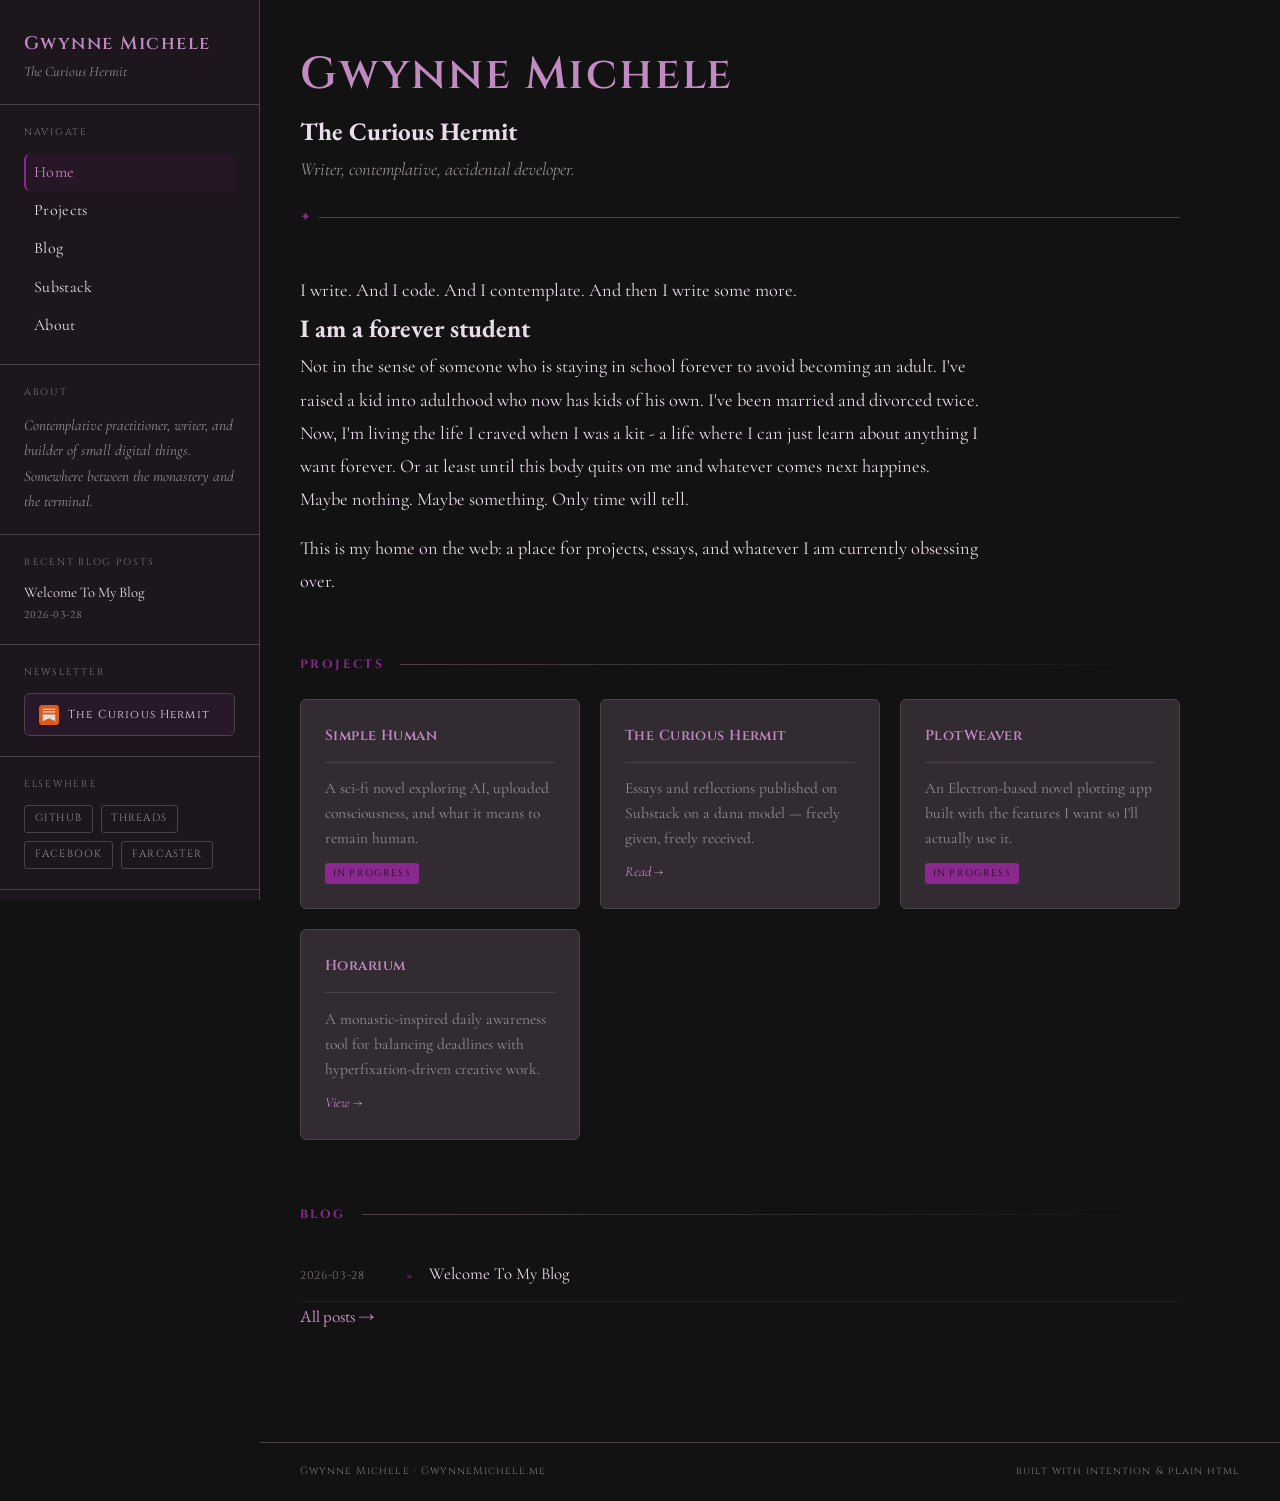
<file: index.html>
<!DOCTYPE html>
<html lang="en">
<head>
  <meta charset="UTF-8" />
  <meta name="viewport" content="width=device-width, initial-scale=1.0" />
  <title>Gwynne Michele</title>
  <link rel="preconnect" href="https://fonts.googleapis.com" />
  <link rel="preconnect" href="https://fonts.gstatic.com" crossorigin />
  <link href="https://fonts.googleapis.com/css2?family=Cormorant+Garamond:ital,wght@0,300;0,400;0,600;1,300;1,400&family=Cinzel:wght@400;600&family=EB+Garamond:ital,wght@0,400;0,500;1,400&display=swap" rel="stylesheet" />
  <link rel="stylesheet" href="styles.css" />
</head>
<body>

  <div class="site-wrapper">

    <!-- ══ Sidebar ══════════════════════════════════════════════ -->
    <aside class="sidebar">

      <div class="sidebar-brand">
        <a href="index.html" style="text-decoration:none;">
          <span class="site-title">Gwynne Michele</span>
          <span class="site-subtitle">The Curious Hermit</span>
        </a>
      </div>

      <!-- Navigation -->
      <div class="sidebar-section">
        <div class="sidebar-section-label">Navigate</div>
        <nav class="sidebar-nav">
          <a href="index.html" class="nav-active">Home</a>
          <a href="index.html#projects">Projects</a>
          <a href="pages/blog.html">Blog</a>
          <a href="https://gwynnemichele.substack.com" target="_blank" rel="noopener">Substack</a>
          <a href="../pages/about.html">About</a>
        </nav>
      </div>

      <!-- About blurb -->
      <div class="sidebar-section sidebar-about">
        <div class="sidebar-section-label">About</div>
        <p>Contemplative practitioner, writer, and builder of small digital things. Somewhere between the monastery and the terminal.</p>
      </div>

      <!-- Recent posts — populated by sidebar.js -->
      <div class="sidebar-section">
        <div class="sidebar-section-label">Recent Blog Posts</div>
        <ul class="recent-posts-list" id="sidebar-recent-posts">
          <li><span class="post-date">Loading…</span></li>
        </ul>
      </div>

      <!-- Substack -->
      <div class="sidebar-section">
        <div class="sidebar-section-label">Newsletter</div>
        <a class="substack-badge" href="https://gwynnemichele.substack.com" target="_blank" rel="noopener">
          <svg class="substack-icon" viewBox="0 0 24 24" fill="none" xmlns="http://www.w3.org/2000/svg">
            <rect width="24" height="24" rx="4" fill="#FF6719"/>
            <path d="M19.5 7.5H4.5V9H19.5V7.5Z" fill="white"/>
            <path d="M4.5 11.25V19.5L12 15.75L19.5 19.5V11.25H4.5Z" fill="white"/>
            <path d="M19.5 4.5H4.5V6H19.5V4.5Z" fill="white"/>
          </svg>
          <span>The Curious Hermit</span>
        </a>
      </div>

      <!-- Social links -->
      <div class="sidebar-section">
        <div class="sidebar-section-label">Elsewhere</div>
        <div class="social-links">
          <a class="social-link" href="#" target="_blank" rel="noopener">GitHub</a>
          <a class="social-link" href="#" target="_blank" rel="noopener">Threads</a>
          <a class="social-link" href="#" target="_blank" rel="noopener">Facebook</a>
          <a class="social-link" href="#" target="_blank" rel="noopener">Farcaster</a>
        </div>
      </div>

    </aside>

    <!-- ══ Main ══════════════════════════════════════════════════ -->
    <main class="main-content" id="home">

      <!-- Page header -->
      <header class="page-header">
        <h1>Gwynne Michele</h1>
        <h2>The Curious Hermit</h2>
        <p class="tagline">Writer, contemplative, accidental developer.</p>
      </header>

      <!-- Intro -->
      <div class="intro">
        <p>
          I write.  And I code.  And I contemplate.  And then I write some more.  
        </p>
        <h2>I am a forever student</h2>
        <p>Not in the sense of someone who is staying in school forever to avoid becoming an adult.  I've raised a kid into adulthood who now has kids of his own.  I've been married and divorced twice.  Now, I'm living the life I craved when I was a kit - a life where I can just learn about anything I want forever.  Or at least until this body quits on me and whatever comes next happines.  Maybe nothing.  Maybe something.  Only time will tell.</p>
        <p>This is my home on the web: a place for projects, essays, and whatever I am currently obsessing over.</p>
      </div>

      <!-- Projects -->
      <section class="section" id="projects">
        <h2 class="section-heading">Projects</h2>
        <div class="card-grid">

          <div class="card">
            <div class="card-title">Simple Human</div>
            <div class="card-divider"></div>
            <p class="card-desc">A sci-fi novel exploring AI, uploaded consciousness, and what it means to remain human.</p>
            <span class="card-tag">In Progress</span>
          </div>

          <div class="card">
            <div class="card-title">The Curious Hermit</div>
            <div class="card-divider"></div>
            <p class="card-desc">Essays and reflections published on Substack on a dana model — freely given, freely received.</p>
            <a class="card-link" href="https://gwynnemichele.substack.com" target="_blank" rel="noopener">Read →</a>
          </div>

          <div class="card">
            <div class="card-title">PlotWeaver</div>
            <div class="card-divider"></div>
            <p class="card-desc">An Electron-based novel plotting app built with the features I want so I'll actually use it.</p>
            <span class="card-tag">In Progress</span>
          </div>

          <div class="card">
            <div class="card-title">Horarium</div>
            <div class="card-divider"></div>
            <p class="card-desc">A monastic-inspired daily awareness tool for balancing deadlines with hyperfixation-driven creative work.</p>
            <a class="card-link" href="#" target="_blank" rel="noopener">View →</a>
          </div>

        </div>
      </section>

      <!-- Writing -->
      <section class="section" id="writing">
        <h2 class="section-heading">Blog</h2>
        <ul class="post-list" id="home-post-list">
          <li class="post-item post-loading">
            <span class="date">—</span>
            <span class="post-arrow">»</span>
            <span>Loading…</span>
          </li>
        </ul>
        <a class="all-posts-link" href="blog.html">All posts →</a>
      </section>

    </main>
  </div>

  <!-- ══ Footer ════════════════════════════════════════════════ -->
  <footer>
    <span>Gwynne Michele · GwynneMichele.me</span>
    <span>built with intention &amp; plain html</span>
  </footer>

  <script src="scripts/sidebar.js"></script>
  <script>
    // Populate the homepage recent posts list (5 most recent)
    (async () => {
      const el = document.getElementById('home-post-list');
      if (!el) return;
      try {
        const res   = await fetch('posts.json');
        if (!res.ok) throw new Error();
        const posts = await res.json();
        const recent = posts.slice(0, 5);
        if (recent.length === 0) {
          el.innerHTML = '<li class="post-item"><span>No posts yet.</span></li>';
          return;
        }
        el.innerHTML = recent.map(p => `
          <li class="post-item">
            <span class="date">${p.date}</span>
            <span class="post-arrow">»</span>
            <a href="${p.url}">${p.title}</a>
          </li>
        `).join('');
      } catch {
        el.innerHTML = '<li class="post-item"><span>—</span></li>';
      }
    })();
  </script>

</body>
</html>
</file>
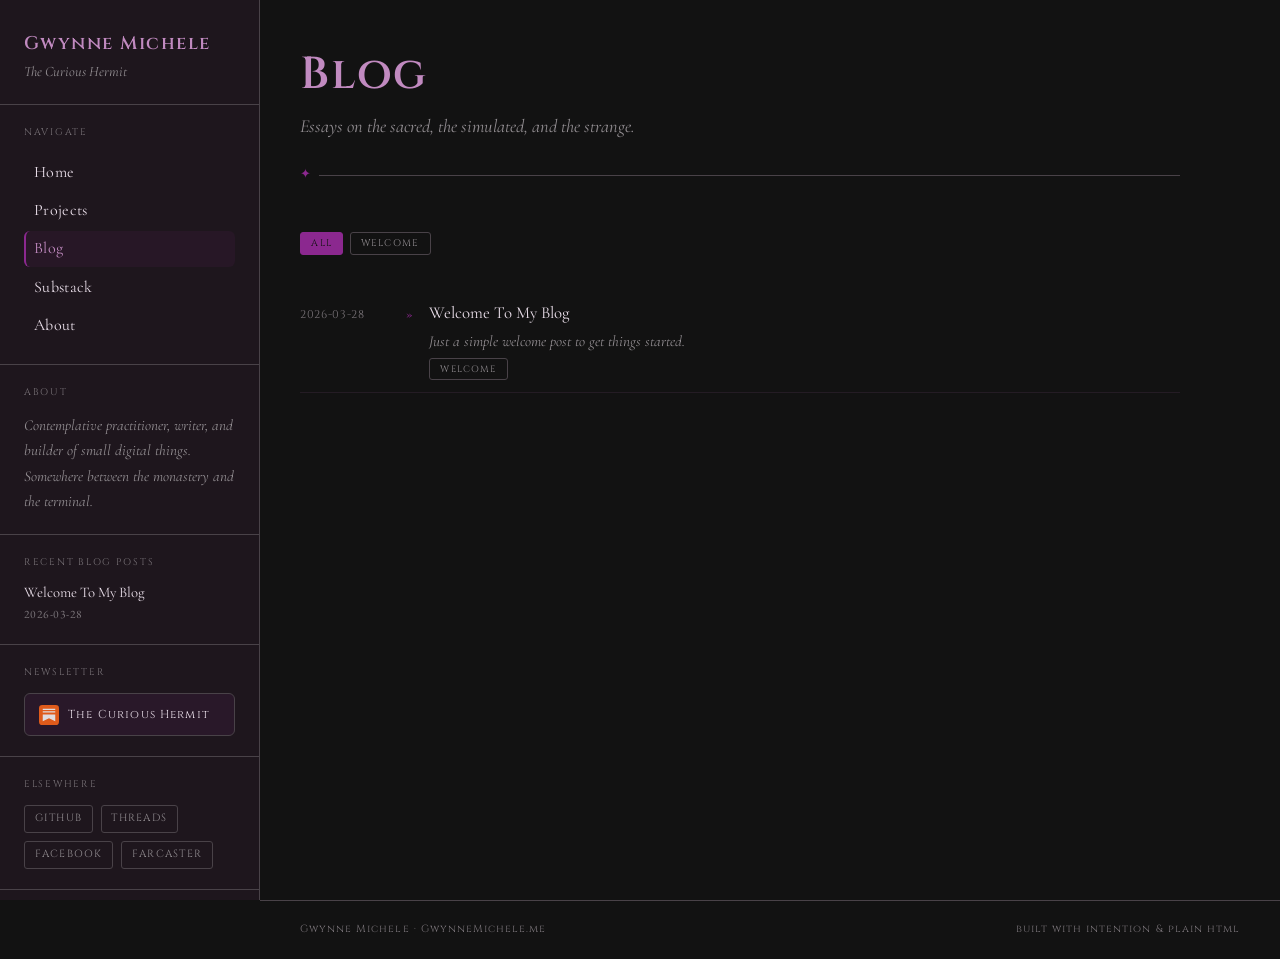
<file: pages/blog.html>
<!DOCTYPE html>
<html lang="en">
<head>
  <meta charset="UTF-8" />
  <meta name="viewport" content="width=device-width, initial-scale=1.0" />
  <title>Writing · Gwynne Michele</title>
  <link rel="preconnect" href="https://fonts.googleapis.com" />
  <link rel="preconnect" href="https://fonts.gstatic.com" crossorigin />
  <link href="https://fonts.googleapis.com/css2?family=Cormorant+Garamond:ital,wght@0,300;0,400;0,600;1,300;1,400&family=Cinzel:wght@400;600&family=EB+Garamond:ital,wght@0,400;0,500;1,400&display=swap" rel="stylesheet" />
  <link rel="stylesheet" href="../styles.css" />
</head>
<body>

  <div class="site-wrapper">

    <!-- ══ Sidebar ══════════════════════════════════════════════ -->
    <aside class="sidebar">

      <div class="sidebar-brand">
        <a href="index.html" style="text-decoration:none;">
          <span class="site-title">Gwynne Michele</span>
          <span class="site-subtitle">The Curious Hermit</span>
        </a>
      </div>

      <div class="sidebar-section">
        <div class="sidebar-section-label">Navigate</div>
        <nav class="sidebar-nav">
          <a href="../index.html">Home</a>
          <a href="../index.html#projects">Projects</a>
          <a href="../pages/blog.html" class="nav-active">Blog</a>
          <a href="https://gwynnemichele.substack.com" target="_blank" rel="noopener">Substack</a>
          <a href="../pages/about.html">About</a>
        </nav>
      </div>

      <div class="sidebar-section sidebar-about">
        <div class="sidebar-section-label">About</div>
        <p>Contemplative practitioner, writer, and builder of small digital things. Somewhere between the monastery and the terminal.</p>
      </div>

      <div class="sidebar-section">
        <div class="sidebar-section-label">Recent Blog Posts</div>
        <ul class="recent-posts-list" id="sidebar-recent-posts">
          <li><span class="post-date">Loading…</span></li>
        </ul>
      </div>

      <div class="sidebar-section">
        <div class="sidebar-section-label">Newsletter</div>
        <a class="substack-badge" href="https://gwynnemichele.substack.com" target="_blank" rel="noopener">
          <svg class="substack-icon" viewBox="0 0 24 24" fill="none" xmlns="http://www.w3.org/2000/svg">
            <rect width="24" height="24" rx="4" fill="#FF6719"/>
            <path d="M19.5 7.5H4.5V9H19.5V7.5Z" fill="white"/>
            <path d="M4.5 11.25V19.5L12 15.75L19.5 19.5V11.25H4.5Z" fill="white"/>
            <path d="M19.5 4.5H4.5V6H19.5V4.5Z" fill="white"/>
          </svg>
          <span>The Curious Hermit</span>
        </a>
      </div>

      <div class="sidebar-section">
        <div class="sidebar-section-label">Elsewhere</div>
        <div class="social-links">
          <a class="social-link" href="#" target="_blank" rel="noopener">GitHub</a>
          <a class="social-link" href="#" target="_blank" rel="noopener">Threads</a>
          <a class="social-link" href="#" target="_blank" rel="noopener">Facebook</a>
          <a class="social-link" href="#" target="_blank" rel="noopener">Farcaster</a>
        </div>
      </div>

    </aside>

    <!-- ══ Main ══════════════════════════════════════════════════ -->
    <main class="main-content">

      <header class="page-header">
        <h1>Blog</h1>
        <p class="tagline">Essays on the sacred, the simulated, and the strange.</p>
      </header>

      <!-- Tag filter bar — populated by JS -->
      <div class="blog-filters" id="tag-filters" aria-label="Filter by tag"></div>

      <!-- Post list — populated by JS -->
      <ul class="post-list" id="post-list">
        <li class="post-item post-loading">
          <span class="date">—</span>
          <span class="post-arrow">»</span>
          <span>Loading posts…</span>
        </li>
      </ul>

      <p class="blog-empty" id="blog-empty" hidden>No posts found.</p>

    </main>
  </div>

  <footer>
    <span>Gwynne Michele · GwynneMichele.me</span>
    <span>built with intention &amp; plain html</span>
  </footer>

  <script>
    // ── Config ──────────────────────────────────────────────────
    const POSTS_JSON    = '../posts.json';
    const SIDEBAR_COUNT = 3;

    // ── State ───────────────────────────────────────────────────
    let allPosts     = [];
    let activeTag    = null;

    // ── Fetch & boot ────────────────────────────────────────────
    async function init() {
      try {
        const res = await fetch(POSTS_JSON);
        if (!res.ok) throw new Error(`HTTP ${res.status}`);
        allPosts = await res.json();
      } catch (err) {
        console.error('Could not load posts.json:', err);
        document.getElementById('post-list').innerHTML =
          '<li class="post-item"><span>Could not load posts.</span></li>';
        return;
      }

      renderSidebar();
      renderTagFilters();
      renderPosts();
    }

    // ── Sidebar recent posts ─────────────────────────────────────
    function renderSidebar() {
      const el    = document.getElementById('sidebar-recent-posts');
      const posts = allPosts.slice(0, SIDEBAR_COUNT);

      if (posts.length === 0) {
        el.innerHTML = '<li><span class="post-date">No posts yet.</span></li>';
        return;
      }

      el.innerHTML = posts.map(p => `
        <li>
          <a href="${p.url}">${p.title}</a>
          <span class="post-date">${p.date}</span>
        </li>
      `).join('');
    }

    // ── Tag filter bar ───────────────────────────────────────────
    function renderTagFilters() {
      const el   = document.getElementById('tag-filters');
      const tags = [...new Set(allPosts.flatMap(p => p.tags))].sort();

      if (tags.length === 0) { el.hidden = true; return; }

      const allBtn = `<button class="tag-filter tag-filter-active" data-tag="">All</button>`;
      const tagBtns = tags.map(t =>
        `<button class="tag-filter" data-tag="${t}">${t}</button>`
      ).join('');

      el.innerHTML = allBtn + tagBtns;

      el.addEventListener('click', e => {
        const btn = e.target.closest('.tag-filter');
        if (!btn) return;

        activeTag = btn.dataset.tag || null;

        el.querySelectorAll('.tag-filter').forEach(b =>
          b.classList.toggle('tag-filter-active', b === btn)
        );

        renderPosts();
      });
    }

    // ── Post list ────────────────────────────────────────────────
    function renderPosts() {
      const list  = document.getElementById('post-list');
      const empty = document.getElementById('blog-empty');

      const filtered = activeTag
        ? allPosts.filter(p => p.tags.includes(activeTag))
        : allPosts;

      if (filtered.length === 0) {
        list.innerHTML = '';
        empty.hidden   = false;
        return;
      }

      empty.hidden   = true;
      list.innerHTML = filtered.map(p => `
        <li class="post-item">
          <span class="date">${p.date}</span>
          <span class="post-arrow">»</span>
          <div class="post-item-body">
            <a href="${p.url}">${p.title}</a>
            ${p.excerpt ? `<p class="post-excerpt">${p.excerpt}</p>` : ''}
            ${p.tags.length ? `
              <div class="post-item-tags">
                ${p.tags.map(t =>
                  `<button class="tag-filter post-inline-tag" data-tag="${t}">${t}</button>`
                ).join('')}
              </div>` : ''}
          </div>
        </li>
      `).join('');

      // Inline tag clicks also filter
      list.querySelectorAll('.post-inline-tag').forEach(btn => {
        btn.addEventListener('click', () => {
          activeTag = btn.dataset.tag;
          document.querySelectorAll('.tag-filter').forEach(b =>
            b.classList.toggle('tag-filter-active', b.dataset.tag === activeTag)
          );
          renderPosts();
        });
      });
    }

    init();
  </script>

</body>
</html>
</file>
<file: styles.css>
/* ── Color tokens ──────────────────────────────────────────── */
:root {
    --clr-dark-a0: #000000;
    --clr-light-a0: #ffffff;

    --clr-primary-a0: #8b288f;
    --clr-primary-a10: #99439b;
    --clr-primary-a20: #a75ba8;
    --clr-primary-a30: #b473b4;
    --clr-primary-a40: #c18ac0;
    --clr-primary-a50: #cea1cd;

    --clr-surface-a0: #121212;
    --clr-surface-a10: #282828;
    --clr-surface-a20: #3f3f3f;
    --clr-surface-a30: #575757;
    --clr-surface-a40: #717171;
    --clr-surface-a50: #8b8b8b;

    --clr-surface-tonal-a0: #1e161d;
    --clr-surface-tonal-a10: #332b32;
    --clr-surface-tonal-a20: #494248;
    --clr-surface-tonal-a30: #605a60;
    --clr-surface-tonal-a40: #797378;
    --clr-surface-tonal-a50: #928d91;

    --clr-success-a0: #22946e;
    --clr-warning-a0: #a87a2a;
    --clr-danger-a0:  #9c2121;

    /* Semantic aliases */
    --bg:           var(--clr-surface-a0);
    --bg-raised:    var(--clr-surface-tonal-a0);
    --bg-card:      var(--clr-surface-tonal-a10);
    --bg-sidebar:   var(--clr-surface-tonal-a0);
    --border:       var(--clr-surface-tonal-a20);
    --text:         #e8dde8;
    --text-muted:   var(--clr-surface-tonal-a50);
    --accent:       var(--clr-primary-a0);
    --accent-light: var(--clr-primary-a40);
    --accent-dim:   var(--clr-primary-a10);

    --sidebar-w: 260px;
    --gap: 1.5rem;
    --radius: 6px;
    --transition: 200ms ease;
}

/* ── Reset ─────────────────────────────────────────────────── */
*, *::before, *::after { box-sizing: border-box; margin: 0; padding: 0; }
html { scroll-behavior: smooth; }

body {
    font-family: 'EB Garamond', Georgia, serif;
    font-size: 1.05rem;
    line-height: 1.7;
    background: var(--bg);
    color: var(--text);
    min-height: 100vh;
    display: flex;
    flex-direction: column;
}

a {
    color: var(--accent-light);
    text-decoration: none;
    transition: color var(--transition);
}
a:hover { color: var(--clr-primary-a50); }

/* ── Layout shell ──────────────────────────────────────────── */
.site-wrapper {
    display: flex;
    flex: 1;
    min-height: 100vh;
}

/* ── Sidebar ───────────────────────────────────────────────── */
.sidebar {
    width: var(--sidebar-w);
    min-width: var(--sidebar-w);
    background: var(--bg-sidebar);
    border-right: 1px solid var(--border);
    display: flex;
    flex-direction: column;
    gap: 0;
    position: sticky;
    top: 0;
    height: 100vh;
    overflow-y: auto;
    scrollbar-width: thin;
    scrollbar-color: var(--border) transparent;
}

.sidebar-brand {
    padding: 2rem 1.5rem 1.25rem;
    border-bottom: 1px solid var(--border);
}

.sidebar-brand .site-title {
    font-family: 'Cinzel', serif;
    font-size: 1.15rem;
    font-weight: 600;
    letter-spacing: 0.08em;
    color: var(--accent-light);
    display: block;
    line-height: 1.3;
}

.sidebar-brand .site-subtitle {
    font-family: 'Cormorant Garamond', serif;
    font-style: italic;
    font-size: 0.9rem;
    color: var(--text-muted);
    margin-top: 0.2rem;
}

/* ── Sidebar sections ──────────────────────────────────────── */
.sidebar-section {
    padding: 1.25rem 1.5rem;
    border-bottom: 1px solid var(--border);
}

.sidebar-section-label {
    font-family: 'Cinzel', serif;
    font-size: 0.6rem;
    letter-spacing: 0.18em;
    text-transform: uppercase;
    color: var(--clr-surface-tonal-a40);
    margin-bottom: 0.75rem;
}

/* Nav */
.sidebar-nav {
    display: flex;
    flex-direction: column;
    gap: 0.1rem;
}

.sidebar-nav a {
    font-family: 'Cormorant Garamond', serif;
    font-size: 1rem;
    font-weight: 400;
    color: var(--text);
    padding: 0.3rem 0.5rem;
    border-radius: var(--radius);
    border-left: 2px solid transparent;
    transition: all var(--transition);
    letter-spacing: 0.02em;
}

.sidebar-nav a:hover {
    color: var(--accent-light);
    border-left-color: var(--accent);
    background: rgba(139, 40, 143, 0.08);
}

/* About blurb */
.sidebar-about p {
    font-family: 'Cormorant Garamond', serif;
    font-size: 0.95rem;
    line-height: 1.65;
    color: var(--text-muted);
    font-style: italic;
}

/* Recent posts */
.recent-posts-list {
    list-style: none;
    display: flex;
    flex-direction: column;
    gap: 0.6rem;
}

.recent-posts-list li {
    display: flex;
    flex-direction: column;
    gap: 0.1rem;
}

.recent-posts-list a {
    font-family: 'Cormorant Garamond', serif;
    font-size: 0.92rem;
    color: var(--text);
    line-height: 1.35;
}

.recent-posts-list a:hover { color: var(--accent-light); }

.post-date {
    font-size: 0.72rem;
    color: var(--clr-surface-tonal-a40);
    letter-spacing: 0.04em;
}

/* Substack */
.substack-badge {
    display: flex;
    align-items: center;
    gap: 0.6rem;
    background: rgba(139, 40, 143, 0.1);
    border: 1px solid var(--border);
    border-radius: var(--radius);
    padding: 0.65rem 0.85rem;
    transition: all var(--transition);
    color: var(--text);
}

.substack-badge:hover {
    background: rgba(139, 40, 143, 0.18);
    border-color: var(--accent-dim);
    color: var(--accent-light);
}

.substack-icon {
    width: 20px;
    height: 20px;
    flex-shrink: 0;
    opacity: 0.85;
}

.substack-badge span {
    font-family: 'Cinzel', serif;
    font-size: 0.72rem;
    letter-spacing: 0.1em;
}

/* Social links */
.social-links {
    display: flex;
    flex-wrap: wrap;
    gap: 0.5rem;
}

.social-link {
    font-family: 'Cinzel', serif;
    font-size: 0.65rem;
    letter-spacing: 0.12em;
    text-transform: uppercase;
    color: var(--text-muted);
    padding: 0.25rem 0.6rem;
    border: 1px solid var(--border);
    border-radius: 3px;
    transition: all var(--transition);
}

.social-link:hover {
    color: var(--accent-light);
    border-color: var(--accent-dim);
}

/* ── Main content ──────────────────────────────────────────── */
.main-content {
    flex: 1;
    min-width: 0;
    padding: 3rem 2.5rem;
    max-width: 960px;
}

/* ── Page header ───────────────────────────────────────────── */
.page-header {
    margin-bottom: 3.5rem;
    padding-bottom: 2rem;
    border-bottom: 1px solid var(--border);
    position: relative;
}

.page-header::after {
    content: '✦';
    position: absolute;
    bottom: -0.65rem;
    left: 0;
    color: var(--accent);
    font-size: 0.8rem;
    background: var(--bg);
    padding-right: 0.5rem;
}

.page-header h1 {
    font-family: 'Cinzel', serif;
    font-size: clamp(1.8rem, 4vw, 2.8rem);
    font-weight: 600;
    color: var(--accent-light);
    letter-spacing: 0.04em;
    line-height: 1.2;
    margin-bottom: 0.6rem;
}

.page-header .tagline {
    font-family: 'Cormorant Garamond', serif;
    font-style: italic;
    font-size: 1.15rem;
    color: var(--text-muted);
}

/* ── Section headings ──────────────────────────────────────── */
.section-heading {
    font-family: 'Cinzel', serif;
    font-size: 0.75rem;
    letter-spacing: 0.2em;
    text-transform: uppercase;
    color: var(--accent);
    margin-bottom: 1.5rem;
    display: flex;
    align-items: center;
    gap: 1rem;
}

.section-heading::after {
    content: '';
    flex: 1;
    height: 1px;
    background: linear-gradient(to right, var(--border), transparent);
}

/* ── Intro section ─────────────────────────────────────────── */
.intro {
    margin-bottom: 3.5rem;
}

.intro p {
    font-family: 'Cormorant Garamond', serif;
    font-size: 1.15rem;
    line-height: 1.8;
    color: var(--text);
    max-width: 680px;
}

.intro p + p { margin-top: 1rem; }

/* ── Card grid ─────────────────────────────────────────────── */
.section { margin-bottom: 4rem; }

.card-grid {
    display: grid;
    grid-template-columns: repeat(auto-fit, minmax(220px, 1fr));
    gap: 1.25rem;
}

.card {
    background: var(--bg-card);
    border: 1px solid var(--border);
    border-radius: var(--radius);
    padding: 1.5rem;
    display: flex;
    flex-direction: column;
    gap: 0.6rem;
    transition: all var(--transition);
    position: relative;
    overflow: hidden;
}

.card::before {
    content: '';
    position: absolute;
    top: 0; left: 0; right: 0;
    height: 2px;
    background: linear-gradient(to right, var(--accent), transparent);
    opacity: 0;
    transition: opacity var(--transition);
}

.card:hover {
    border-color: var(--accent-dim);
    transform: translateY(-2px);
    box-shadow: 0 8px 24px rgba(0,0,0,0.35);
}

.card:hover::before { opacity: 1; }

.card-title {
    font-family: 'Cinzel', serif;
    font-size: 0.9rem;
    font-weight: 600;
    color: var(--accent-light);
    letter-spacing: 0.03em;
}

.card-divider {
    height: 1px;
    background: var(--border);
    margin: 0.25rem 0;
}

.card-desc {
    font-family: 'Cormorant Garamond', serif;
    font-size: 0.97rem;
    color: var(--text-muted);
    line-height: 1.6;
    flex: 1;
}

.card-tag {
    display: inline-block;
    font-family: 'Cinzel', serif;
    font-size: 0.6rem;
    letter-spacing: 0.12em;
    text-transform: uppercase;
    color: var(--clr-surface-a0);
    background: var(--accent);
    padding: 0.15rem 0.5rem;
    border-radius: 3px;
    align-self: flex-start;
}

.card-link {
    font-family: 'Cormorant Garamond', serif;
    font-size: 0.88rem;
    font-style: italic;
    color: var(--accent-light);
    align-self: flex-start;
    transition: color var(--transition);
}

.card-link:hover { color: var(--clr-primary-a50); }

/* ── Blog list ─────────────────────────────────────────────── */
.post-list {
    list-style: none;
    display: flex;
    flex-direction: column;
}

.post-item {
    display: flex;
    align-items: baseline;
    gap: 1rem;
    padding: 0.75rem 0;
    border-bottom: 1px solid rgba(87, 57, 87, 0.25);
    transition: all var(--transition);
}

.post-item:hover { padding-left: 0.4rem; }

.post-item .date {
    font-family: 'Cinzel', serif;
    font-size: 0.7rem;
    letter-spacing: 0.06em;
    color: var(--clr-surface-tonal-a40);
    white-space: nowrap;
    min-width: 90px;
}

.post-item .post-arrow {
    color: var(--accent);
    font-size: 0.7rem;
}

.post-item a {
    font-family: 'Cormorant Garamond', serif;
    font-size: 1.05rem;
    color: var(--text);
}

.post-item a:hover { color: var(--accent-light); }

/* ── Footer ────────────────────────────────────────────────── */
footer {
    border-top: 1px solid var(--border);
    padding: 1.25rem 2.5rem;
    display: flex;
    align-items: center;
    justify-content: space-between;
    font-family: 'Cinzel', serif;
    font-size: 0.65rem;
    letter-spacing: 0.1em;
    color: var(--clr-surface-tonal-a40);
    margin-left: var(--sidebar-w);
}

footer a { color: var(--clr-surface-tonal-a40); }
footer a:hover { color: var(--accent-light); }

/* ── Scrollbar ─────────────────────────────────────────────── */
::-webkit-scrollbar { width: 6px; }
::-webkit-scrollbar-track { background: transparent; }
::-webkit-scrollbar-thumb { background: var(--border); border-radius: 3px; }

/* ── Responsive ────────────────────────────────────────────── */
@media (max-width: 768px) {
    .site-wrapper { flex-direction: column; }

    .sidebar {
    width: 100%;
    min-width: unset;
    height: auto;
    position: static;
    border-right: none;
    border-bottom: 1px solid var(--border);
    flex-direction: row;
    flex-wrap: wrap;
    overflow-x: auto;
    }

    .sidebar-brand { border-bottom: none; border-right: 1px solid var(--border); }

    .sidebar-section { padding: 1rem; }

    .sidebar-about,
    .sidebar-section:has(.recent-posts-list),
    .sidebar-section:has(.substack-badge) {
    display: none;
    }

    .main-content { padding: 2rem 1.25rem; }

    footer { margin-left: 0; flex-direction: column; gap: 0.5rem; text-align: center; }
}

/* ── Active nav state ──────────────────────────────────────── */
.sidebar-nav a.nav-active {
color: var(--accent-light);
border-left-color: var(--accent);
background: rgba(139, 40, 143, 0.08);
}

/* ── Page body (shared prose container) ────────────────────── */
.page-body {
max-width: 680px;
}

.page-body p {
font-family: 'Cormorant Garamond', serif;
font-size: 1.15rem;
line-height: 1.8;
color: var(--text);
margin-bottom: 1.25rem;
}

.page-body h2 {
font-family: 'Cinzel', serif;
font-size: 0.85rem;
letter-spacing: 0.16em;
text-transform: uppercase;
color: var(--accent);
margin: 2.5rem 0 1rem;
}

.page-body h3 {
font-family: 'Cormorant Garamond', serif;
font-size: 1.2rem;
font-weight: 600;
color: var(--accent-light);
margin: 1.75rem 0 0.75rem;
}

/* ── Project meta block ────────────────────────────────────── */
.project-meta {
display: flex;
flex-direction: column;
gap: 0.85rem;
background: var(--bg-card);
border: 1px solid var(--border);
border-radius: var(--radius);
padding: 1.5rem;
margin-bottom: 3rem;
max-width: 560px;
}

.meta-item {
display: flex;
align-items: flex-start;
gap: 1.25rem;
}

.meta-label {
font-family: 'Cinzel', serif;
font-size: 0.62rem;
letter-spacing: 0.16em;
text-transform: uppercase;
color: var(--clr-surface-tonal-a40);
min-width: 56px;
padding-top: 0.15rem;
}

.meta-value {
font-family: 'Cormorant Garamond', serif;
font-size: 1rem;
color: var(--text-muted);
}

/* Status badge */
.project-status {
font-family: 'Cinzel', serif;
font-size: 0.62rem;
letter-spacing: 0.12em;
text-transform: uppercase;
padding: 0.2rem 0.65rem;
border-radius: 3px;
border: 1px solid;
}

.status-active {
color: var(--clr-primary-a40);
border-color: var(--clr-primary-a0);
background: rgba(139, 40, 143, 0.1);
}

.status-complete {
color: var(--clr-success-a0);
border-color: var(--clr-success-a0);
background: rgba(34, 148, 110, 0.1);
}

.status-hibernating {
color: var(--clr-surface-tonal-a50);
border-color: var(--clr-surface-tonal-a30);
background: rgba(96, 90, 96, 0.15);
}

/* Tech stack tags */
.tech-stack {
display: flex;
flex-wrap: wrap;
gap: 0.4rem;
}

.tech-tag {
font-family: 'Cinzel', serif;
font-size: 0.6rem;
letter-spacing: 0.1em;
text-transform: uppercase;
color: var(--text-muted);
padding: 0.15rem 0.5rem;
border: 1px solid var(--border);
border-radius: 3px;
}

/* Project links */
.project-links {
display: flex;
flex-wrap: wrap;
gap: 0.6rem;
}

.project-link {
font-family: 'Cormorant Garamond', serif;
font-size: 0.92rem;
font-style: italic;
color: var(--accent-light);
display: flex;
align-items: center;
gap: 0.3rem;
transition: color var(--transition);
}

.project-link:hover { color: var(--clr-primary-a50); }

.project-link-icon {
font-style: normal;
font-size: 0.8rem;
opacity: 0.7;
}

/* ── Post styles ───────────────────────────────────────────── */
.post-back {
display: inline-block;
font-family: 'Cinzel', serif;
font-size: 0.65rem;
letter-spacing: 0.14em;
text-transform: uppercase;
color: var(--clr-surface-tonal-a40);
margin-bottom: 2rem;
transition: color var(--transition);
}

.post-back:hover { color: var(--accent-light); }

.post-back-bottom {
display: inline-block;
margin-top: 3.5rem;
margin-bottom: 0;
}

.post-header {
margin-bottom: 2.5rem;
}

.post-meta {
display: flex;
align-items: center;
flex-wrap: wrap;
gap: 0.5rem;
margin-top: 0.75rem;
}

.post-meta-date,
.post-meta-reading {
font-family: 'Cinzel', serif;
font-size: 0.68rem;
letter-spacing: 0.08em;
color: var(--clr-surface-tonal-a40);
}

.post-meta-sep {
color: var(--border);
font-size: 0.8rem;
}

.post-tags {
display: flex;
flex-wrap: wrap;
gap: 0.4rem;
}

.post-tag {
font-family: 'Cinzel', serif;
font-size: 0.6rem;
letter-spacing: 0.1em;
text-transform: uppercase;
color: var(--text-muted);
padding: 0.15rem 0.5rem;
border: 1px solid var(--border);
border-radius: 3px;
transition: all var(--transition);
}

.post-tag:hover {
color: var(--accent-light);
border-color: var(--accent-dim);
}

/* Post body prose */
.post-body {
max-width: 660px;
font-family: 'EB Garamond', Georgia, serif;
font-size: 1.1rem;
line-height: 1.85;
color: var(--text);
}

.post-body p { margin-bottom: 1.4rem; }

.post-body p:first-of-type::first-letter {
font-family: 'Cinzel', serif;
font-size: 3.2rem;
font-weight: 600;
color: var(--accent-light);
float: left;
line-height: 0.8;
margin: 0.1rem 0.15rem 0 0;
}

.post-body h2 {
font-family: 'Cinzel', serif;
font-size: 0.8rem;
letter-spacing: 0.18em;
text-transform: uppercase;
color: var(--accent);
margin: 2.5rem 0 1rem;
}

.post-body h3 {
font-family: 'Cormorant Garamond', serif;
font-size: 1.25rem;
font-weight: 600;
font-style: italic;
color: var(--accent-light);
margin: 2rem 0 0.75rem;
}

.post-body blockquote {
border-left: 2px solid var(--accent);
margin: 2rem 0;
padding: 0.5rem 0 0.5rem 1.5rem;
font-family: 'Cormorant Garamond', serif;
font-style: italic;
font-size: 1.15rem;
color: var(--text-muted);
}

.post-body a {
color: var(--accent-light);
text-decoration: underline;
text-underline-offset: 3px;
text-decoration-color: var(--border);
transition: all var(--transition);
}

.post-body a:hover {
color: var(--clr-primary-a50);
text-decoration-color: var(--accent-dim);
}

.post-body hr {
border: none;
border-top: 1px solid var(--border);
margin: 2.5rem 0;
position: relative;
}

.post-body hr::after {
content: '✦';
position: absolute;
top: -0.6rem;
left: 50%;
transform: translateX(-50%);
background: var(--bg);
padding: 0 0.75rem;
color: var(--accent);
font-size: 0.7rem;
}

/* ── Blog page additions ────────────────────────────────────
   Append to styles.css after the previous additions block
   ─────────────────────────────────────────────────────────── */

/* Tag filter bar */
.blog-filters {
  display: flex;
  flex-wrap: wrap;
  gap: 0.4rem;
  margin-bottom: 2rem;
}

.tag-filter {
  font-family: 'Cinzel', serif;
  font-size: 0.6rem;
  letter-spacing: 0.12em;
  text-transform: uppercase;
  color: var(--text-muted);
  padding: 0.25rem 0.65rem;
  border: 1px solid var(--border);
  border-radius: 3px;
  background: transparent;
  cursor: pointer;
  transition: all var(--transition);
}

.tag-filter:hover {
  color: var(--accent-light);
  border-color: var(--accent-dim);
}

.tag-filter-active {
  color: var(--clr-surface-a0);
  background: var(--accent);
  border-color: var(--accent);
}

.tag-filter-active:hover {
  color: var(--clr-surface-a0);
  background: var(--accent-dim);
  border-color: var(--accent-dim);
}

/* Post list item with excerpt */
.post-item-body {
  display: flex;
  flex-direction: column;
  gap: 0.2rem;
  flex: 1;
  min-width: 0;
}

.post-excerpt {
  font-family: 'Cormorant Garamond', serif;
  font-size: 0.95rem;
  font-style: italic;
  color: var(--text-muted);
  line-height: 1.5;
  margin: 0;
}

.post-item-tags {
  display: flex;
  flex-wrap: wrap;
  gap: 0.35rem;
  margin-top: 0.1rem;
}

.post-inline-tag {
  font-size: 0.58rem;
}

/* Empty state */
.blog-empty {
  font-family: 'Cormorant Garamond', serif;
  font-style: italic;
  color: var(--text-muted);
  font-size: 1rem;
}

/* Loading state */
.post-loading {
  opacity: 0.4;
}
</file>
